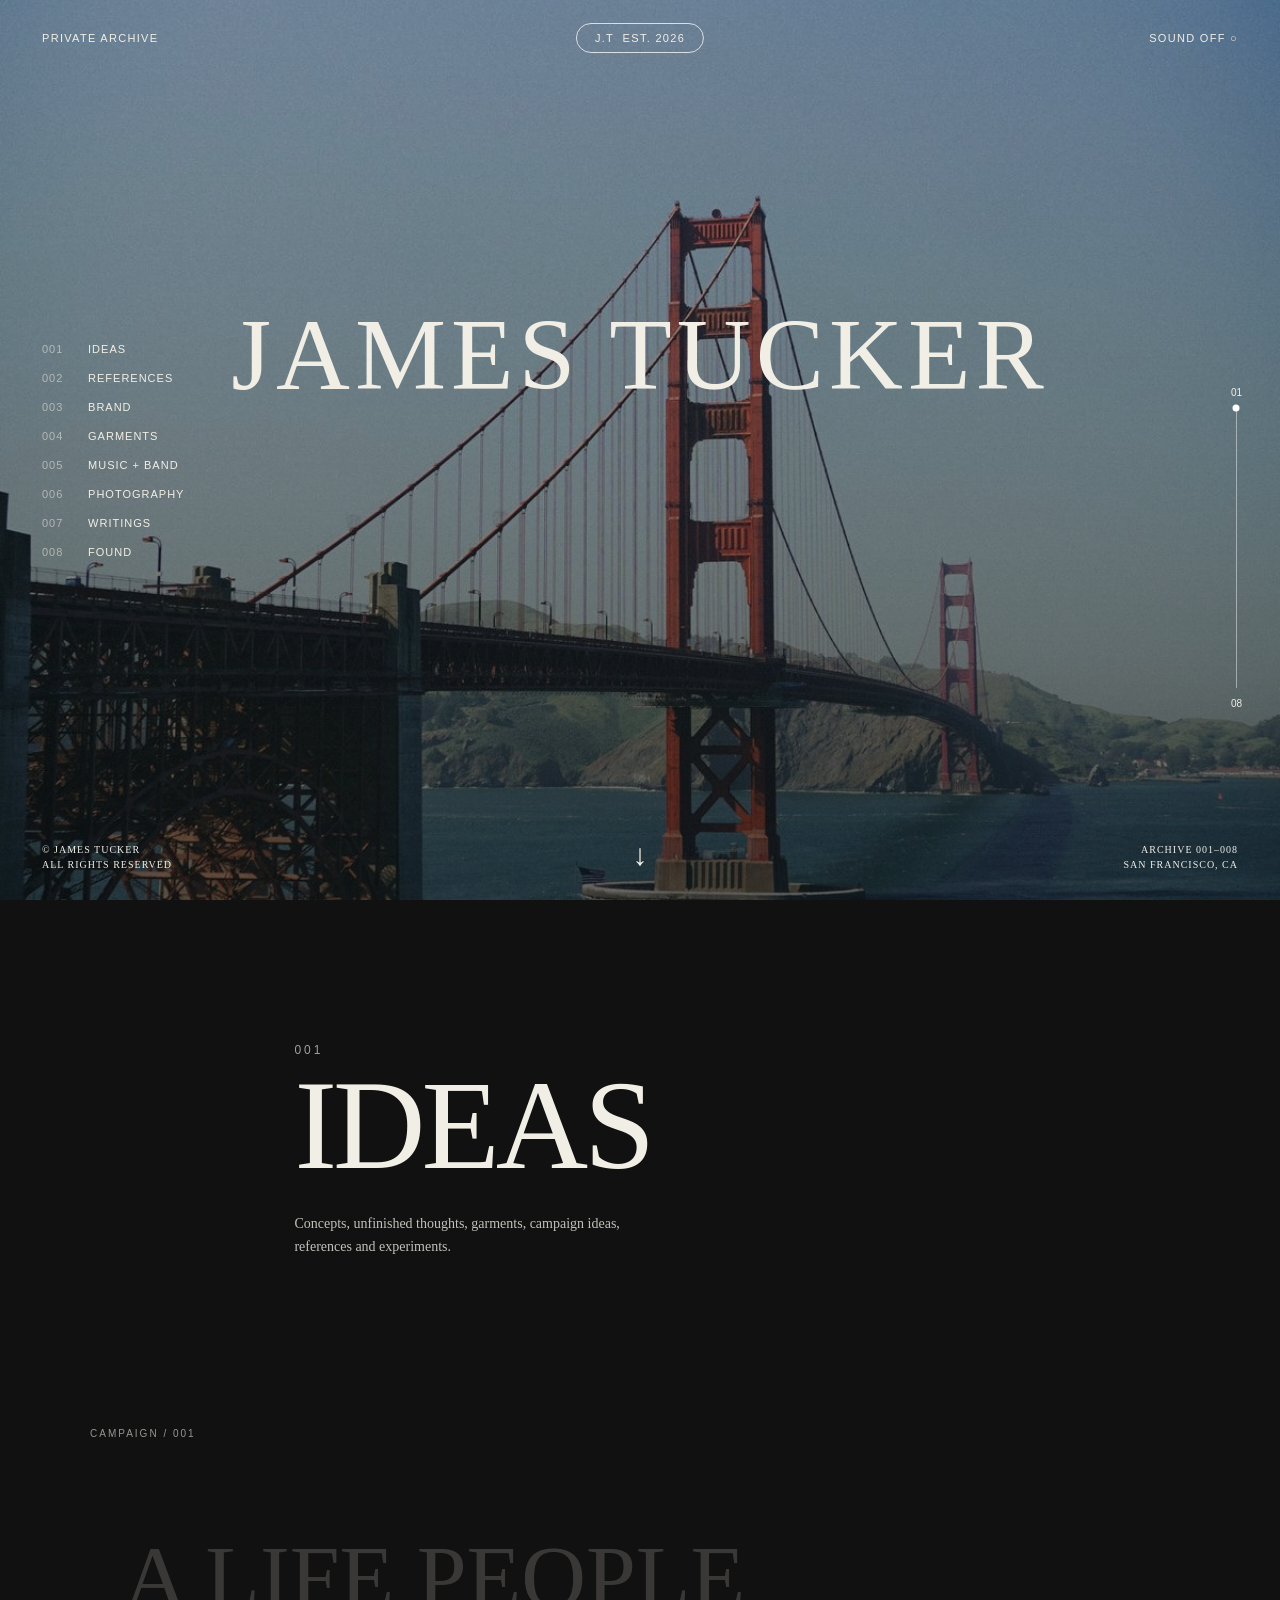
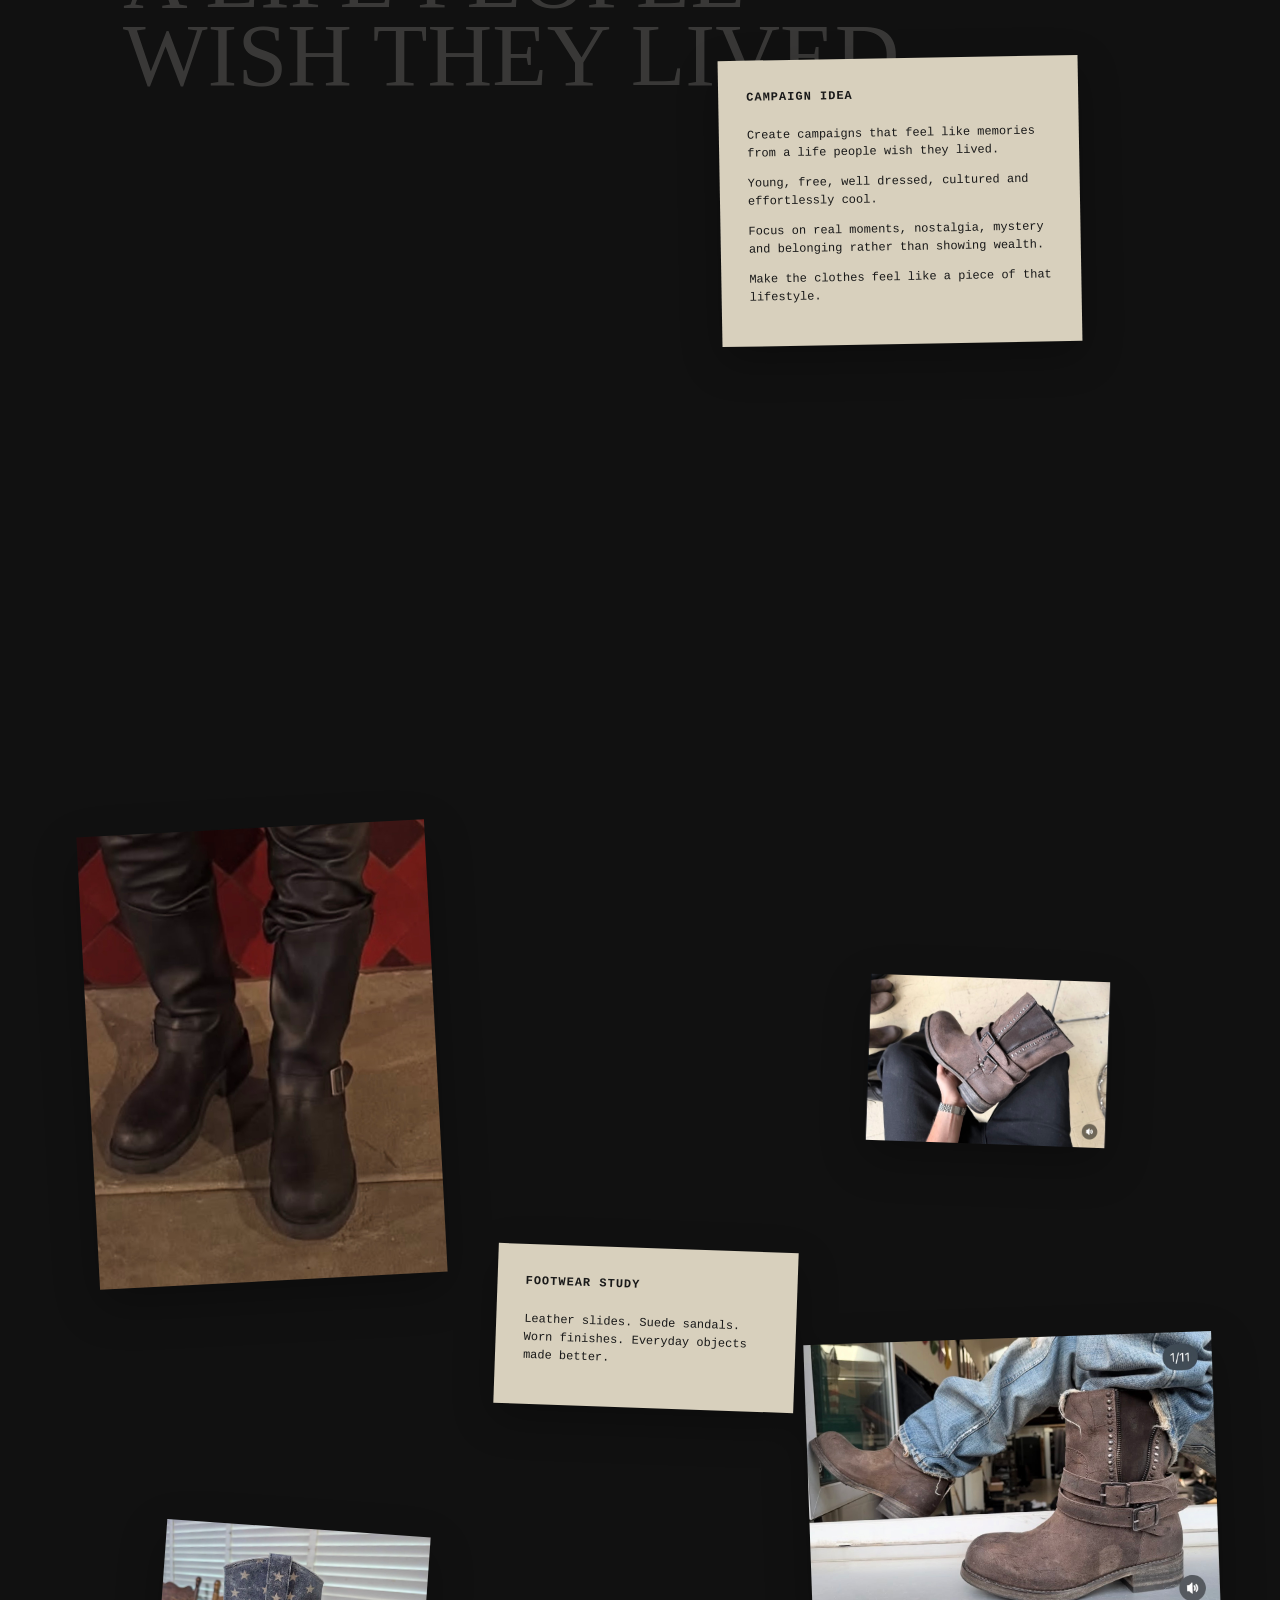
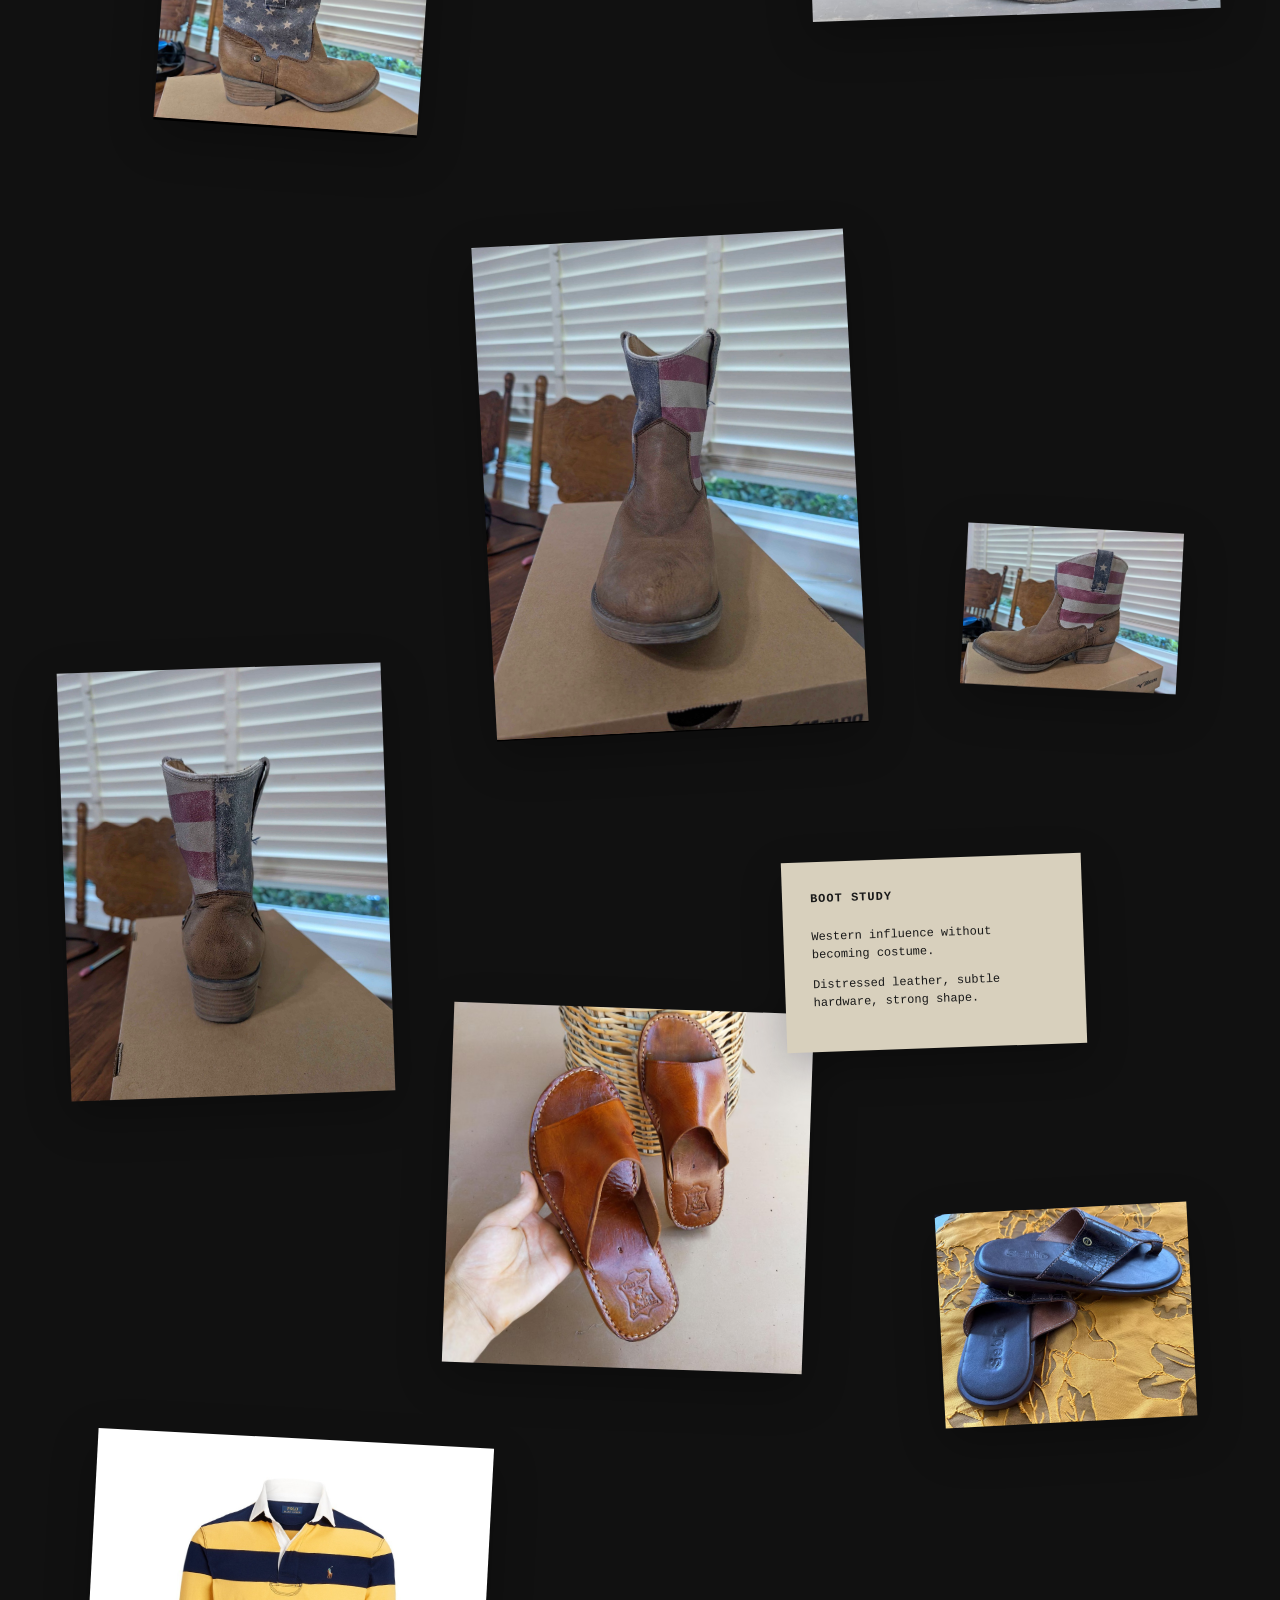
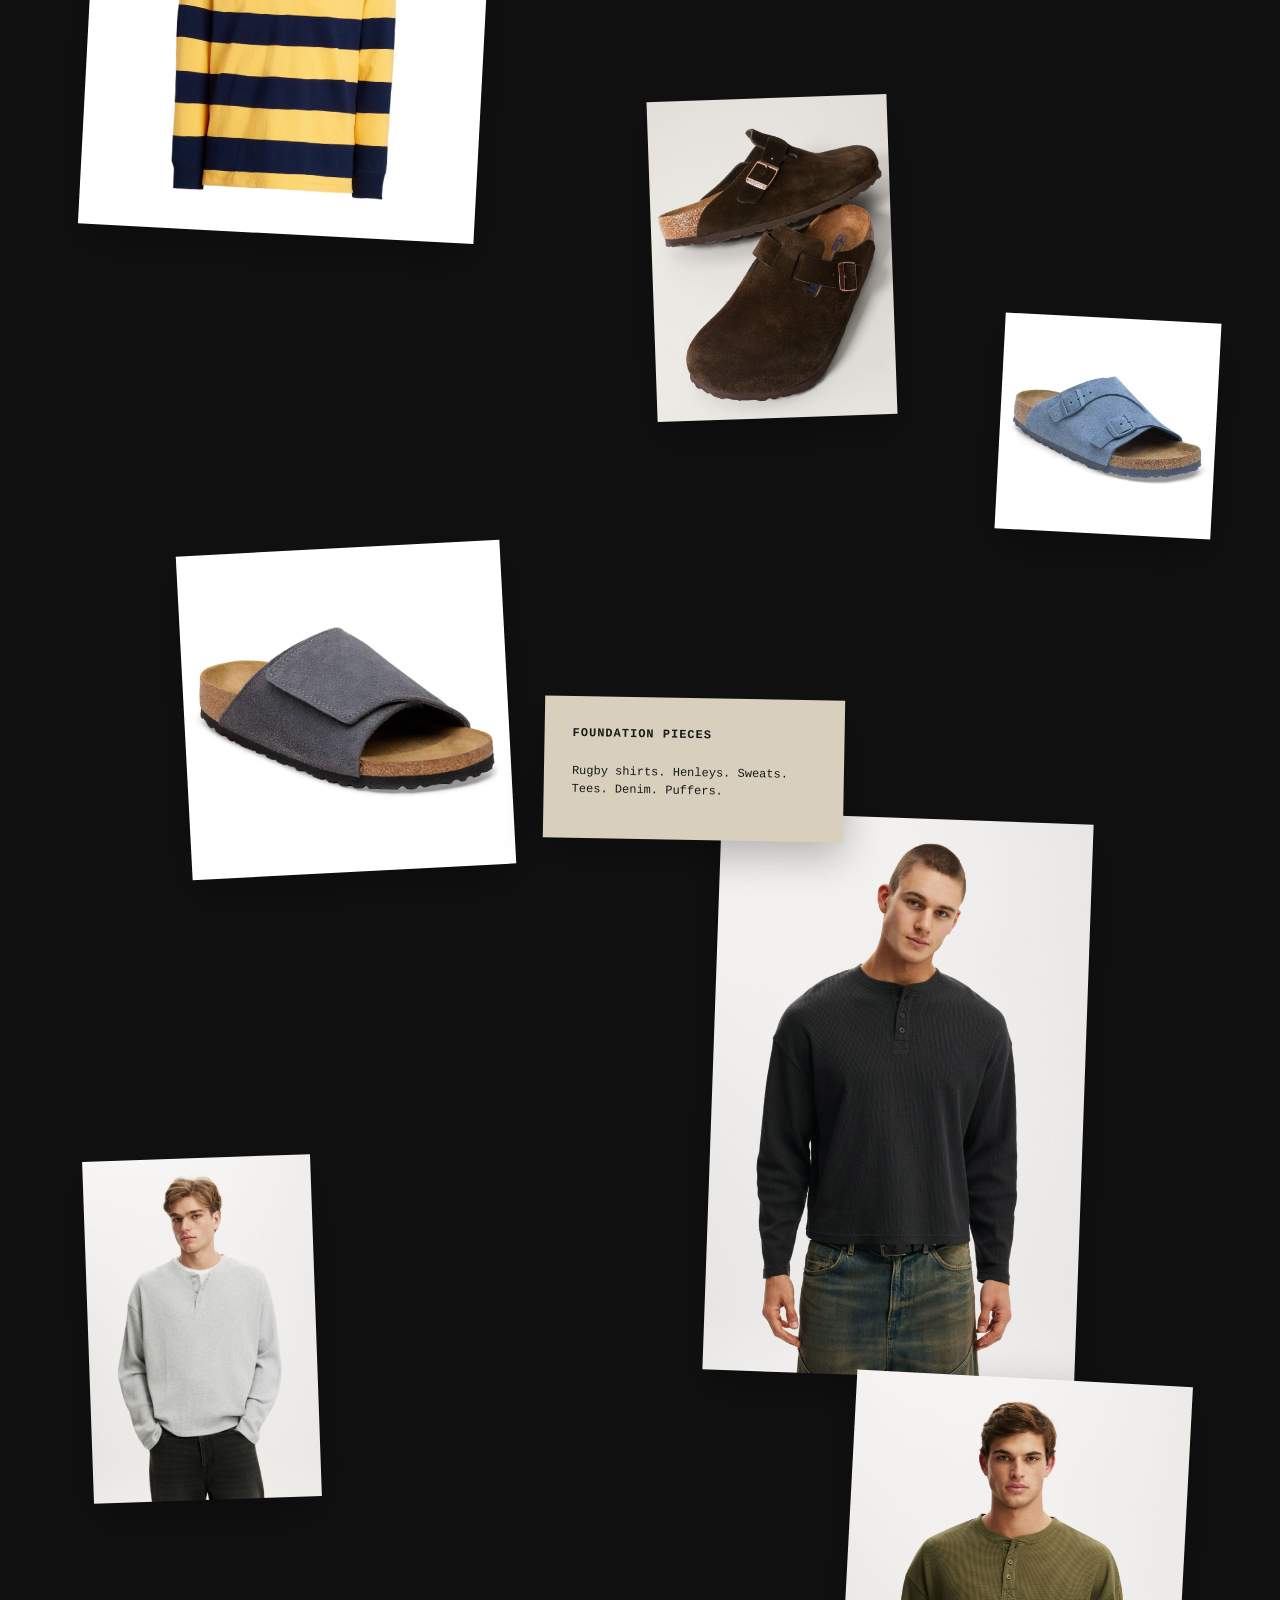
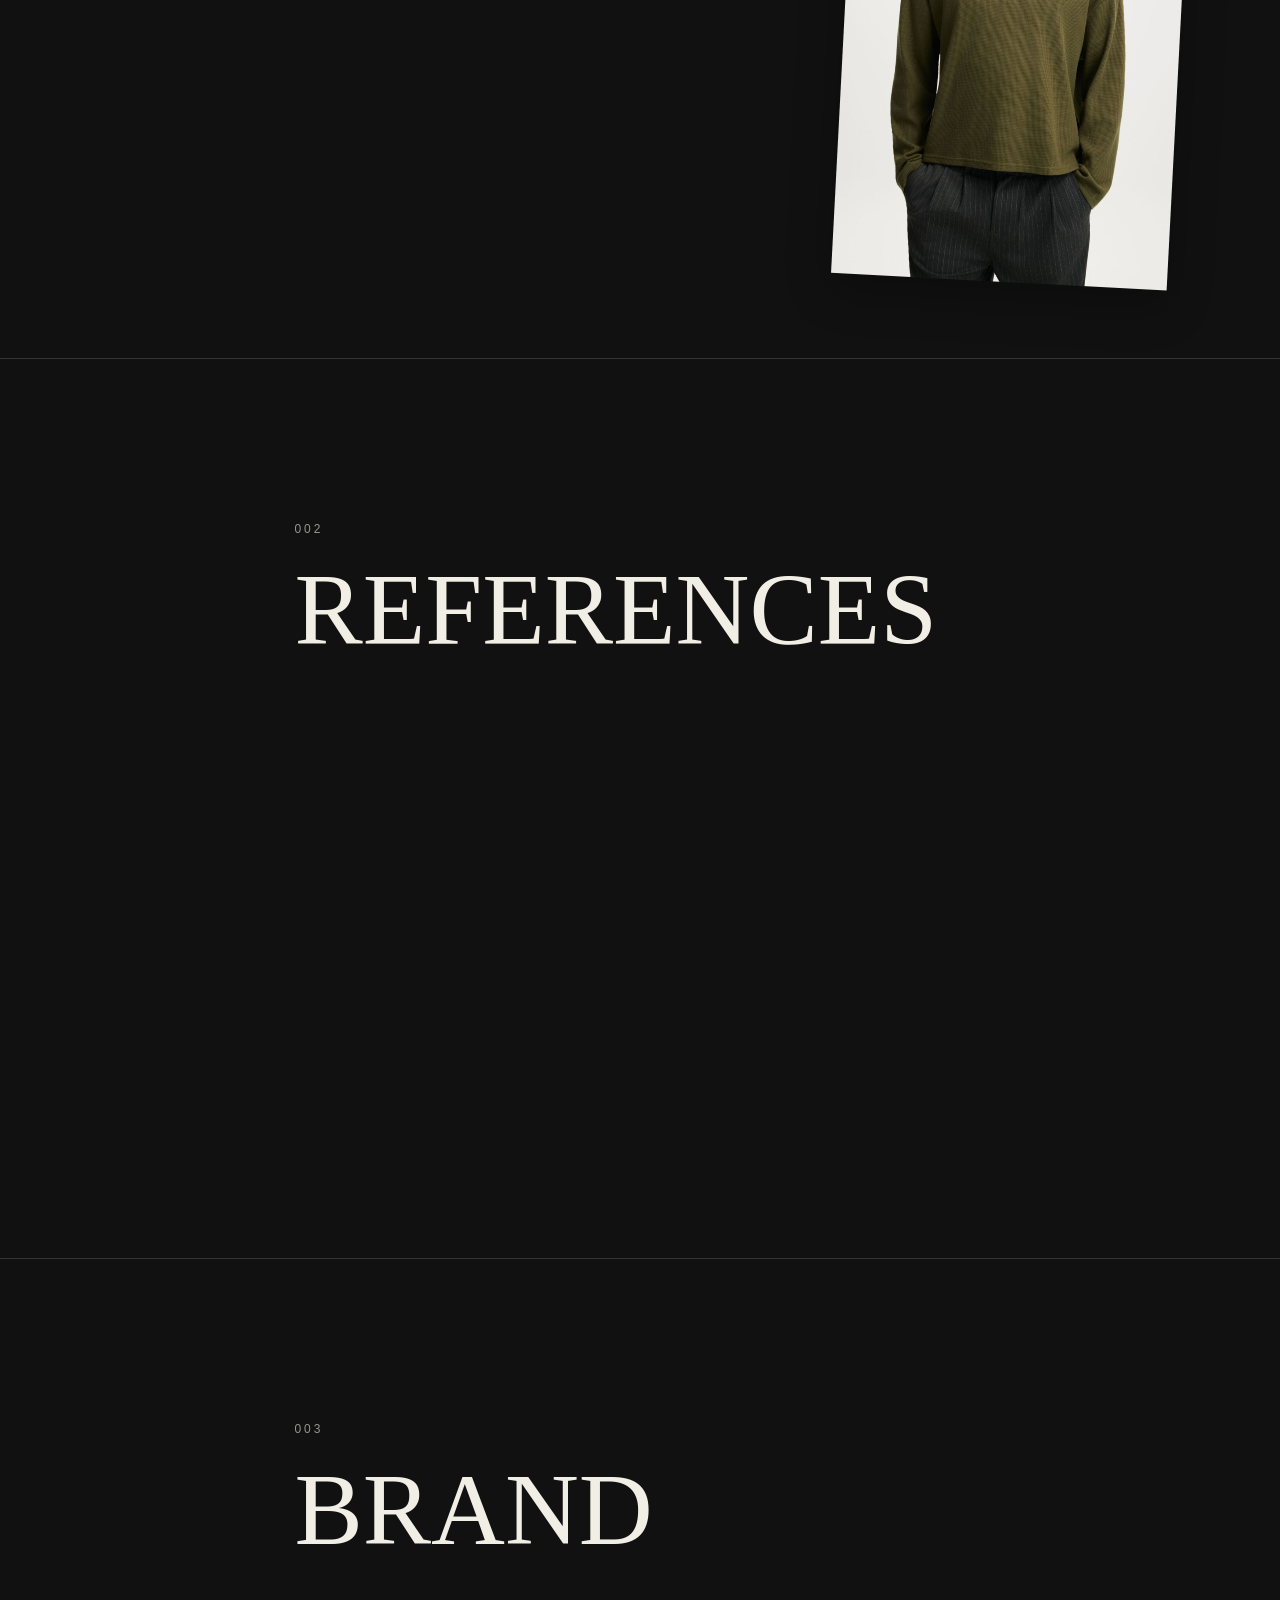
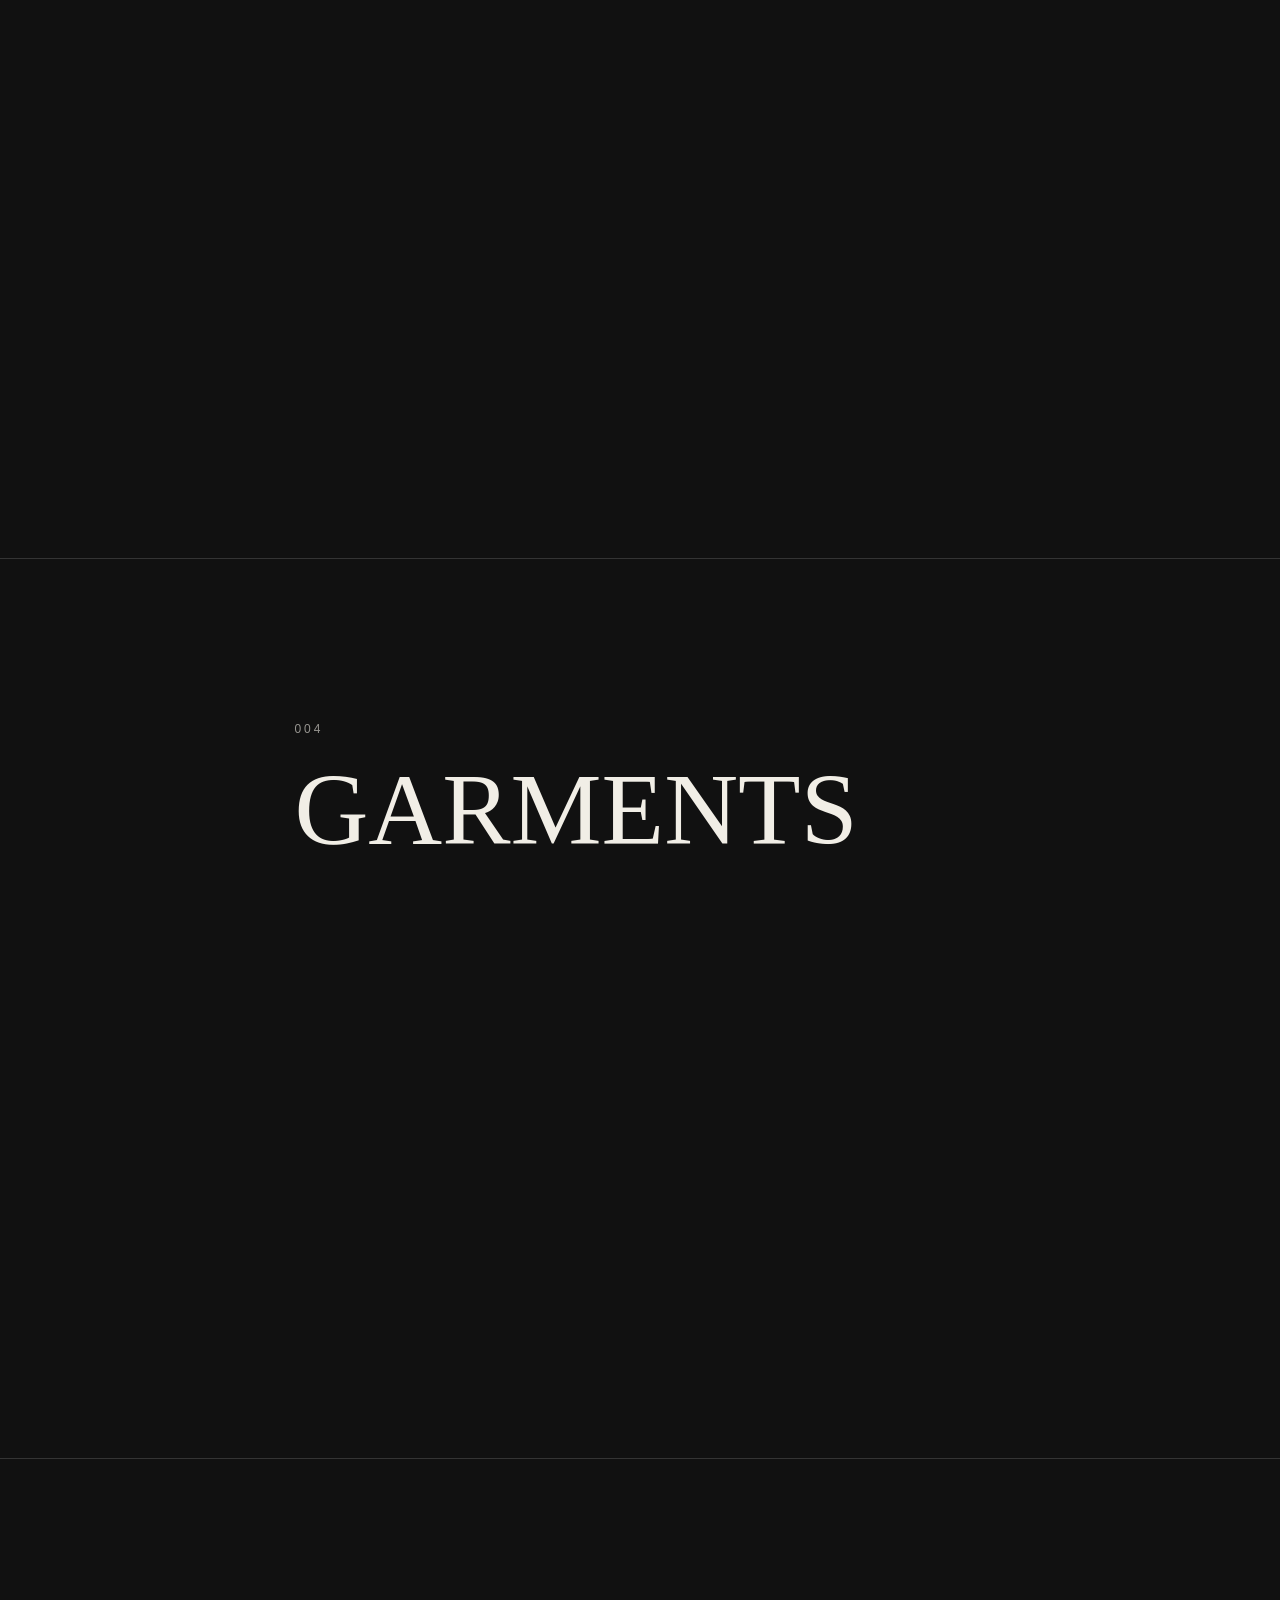
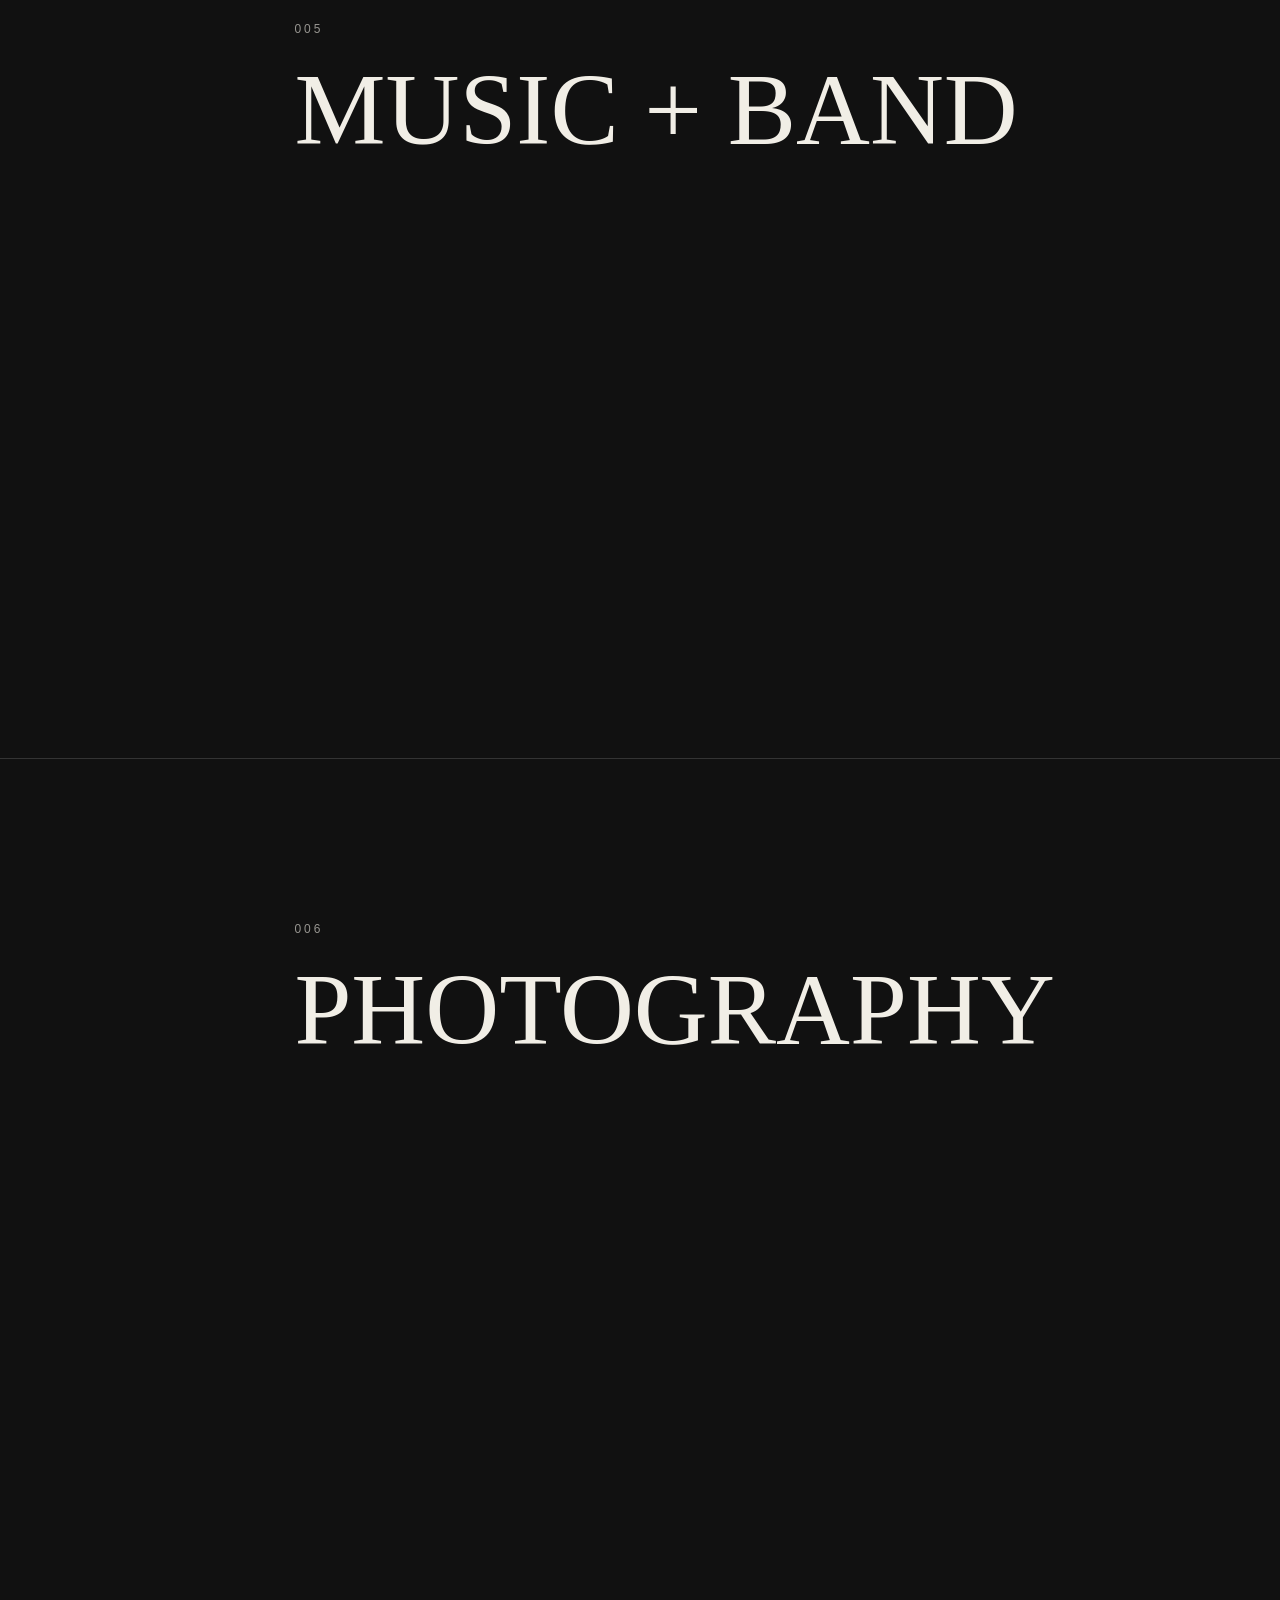
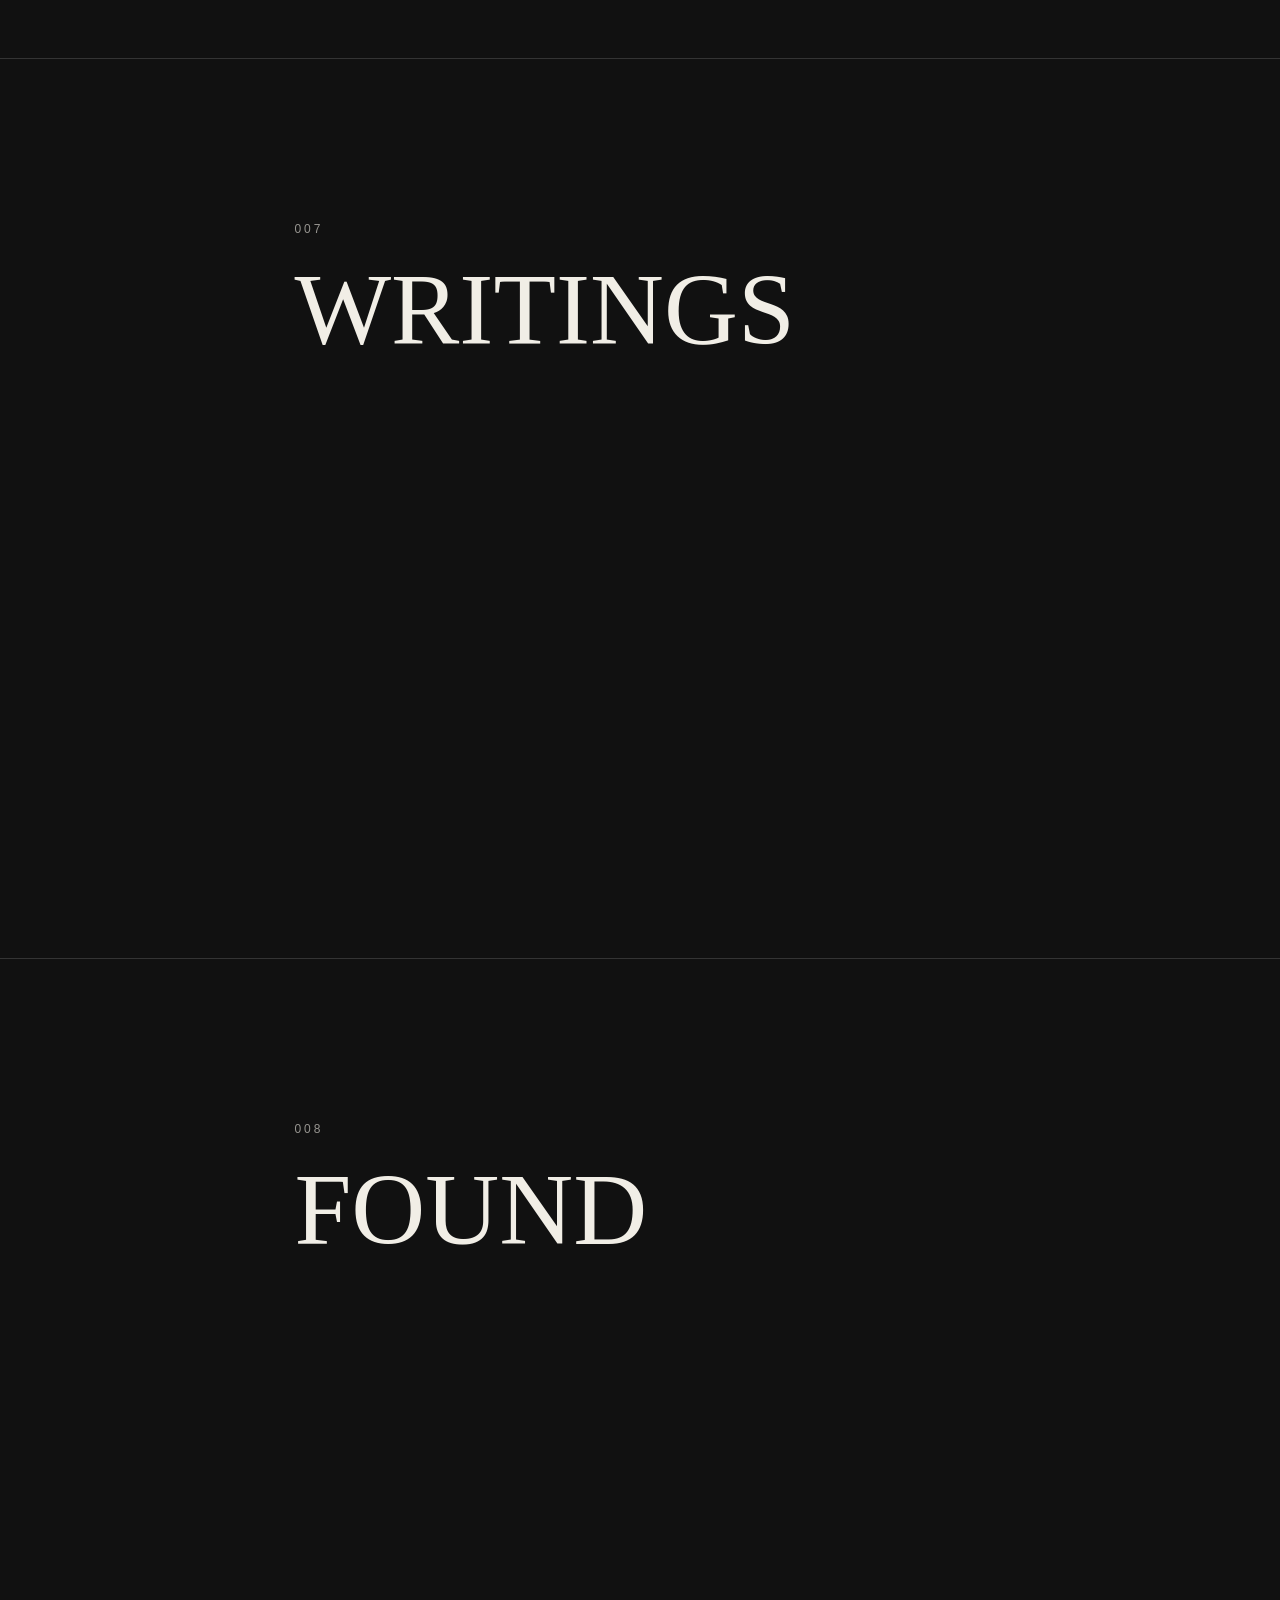
<file: index.html>
<!DOCTYPE html>
<html lang="en">

<head>
    <meta charset="UTF-8">

    <meta
        name="viewport"
        content="width=device-width, initial-scale=1.0"
    >

    <title>Private Archive Est. 2026</title>

    <link rel="stylesheet" href="style.css">
</head>


<body>

    <!-- =========================
         FIXED BACKGROUND
    ========================== -->

    <div class="archive-background"></div>
    <div class="archive-overlay"></div>


    <!-- =========================
         TOP BAR
    ========================== -->

    <header class="top-bar">

        <div class="top-left">
            PRIVATE ARCHIVE
        </div>

        <div class="archive-badge">
            J.T&nbsp;&nbsp;EST. 2026
        </div>

        <button
            id="soundToggle"
            class="sound-toggle"
            type="button"
        >
            SOUND OFF ○
        </button>

    </header>


    <!-- =========================
         SIDE NAVIGATION
    ========================== -->

    <nav class="archive-nav">

        <a href="#ideas">
            <span>001</span>
            IDEAS
        </a>

        <a href="#references">
            <span>002</span>
            REFERENCES
        </a>

        <a href="#brand">
            <span>003</span>
            BRAND
        </a>

        <a href="#garments">
            <span>004</span>
            GARMENTS
        </a>

        <a href="#music">
            <span>005</span>
            MUSIC + BAND
        </a>

        <a href="#photography">
            <span>006</span>
            PHOTOGRAPHY
        </a>

        <a href="#writings">
            <span>007</span>
            WRITINGS
        </a>

        <a href="#found">
            <span>008</span>
            FOUND
        </a>

    </nav>


    <!-- =========================
         RIGHT PROGRESS BAR
    ========================== -->

    <div class="scroll-progress">

        <span>01</span>

        <div class="progress-line">
            <div
                id="progressDot"
                class="progress-dot"
            ></div>
        </div>

        <span>08</span>

    </div>


    <!-- =========================
         HERO
    ========================== -->

    <section class="hero">

        <h1 class="hero-name">
            JAMES TUCKER
        </h1>

        <div class="hero-arrow">
            ↓
        </div>


        <div class="hero-footer hero-footer-left">
            © JAMES TUCKER
            <br>
            ALL RIGHTS RESERVED
        </div>


        <div class="hero-footer hero-footer-right">
            ARCHIVE 001–008
            <br>
            SAN FRANCISCO, CA
        </div>

    </section>


    <!-- =========================
         IDEAS
    ========================== -->

    <section
        id="ideas"
        class="ideas-section"
    >

        <div class="ideas-header">

            <span class="section-number">
                001
            </span>

            <h2>
                IDEAS
            </h2>

            <p>
                Concepts, unfinished thoughts,
                garments, campaign ideas,
                references and experiments.
            </p>

        </div>


        <!-- CAMPAIGN TEXT -->

        <div class="campaign-piece">

            <span class="archive-label">
                CAMPAIGN / 001
            </span>

            <h3>
                A LIFE PEOPLE
                <br>
                WISH THEY LIVED.
            </h3>

            <div class="paper-note campaign-note">

                <strong>
                    CAMPAIGN IDEA
                </strong>

                <p>
                    Create campaigns that feel like
                    memories from a life people wish
                    they lived.
                </p>

                <p>
                    Young, free, well dressed,
                    cultured and effortlessly cool.
                </p>

                <p>
                    Focus on real moments, nostalgia,
                    mystery and belonging rather
                    than showing wealth.
                </p>

                <p>
                    Make the clothes feel like
                    a piece of that lifestyle.
                </p>

            </div>

        </div>


        <!-- RANDOM IMAGE ARCHIVE -->

        <div class="ideas-gallery">

            <img
                src="./images/IMG_3697.jpg"
                class="idea-image image-1"
                alt=""
            >

            <img
                src="./images/IMG_3856.jpg"
                class="idea-image image-2"
                alt=""
            >

            <img
                src="./images/IMG_3857.jpg"
                class="idea-image image-3"
                alt=""
            >

            <img
                src="./images/IMG_3872.jpg"
                class="idea-image image-4"
                alt=""
            >

            <img
                src="./images/IMG_3873.jpg"
                class="idea-image image-5"
                alt=""
            >

            <img
                src="./images/IMG_3874.jpg"
                class="idea-image image-6"
                alt=""
            >

            <img
                src="./images/IMG_3875.jpg"
                class="idea-image image-7"
                alt=""
            >

            <img
                src="./images/IMG_3885.AVIF"
                class="idea-image image-8"
                alt=""
            >

            <img
                src="./images/IMG_3886.AVIF"
                class="idea-image image-9"
                alt=""
            >

            <img
                src="./images/IMG_3887.JPG"
                class="idea-image image-10"
                alt=""
            >

            <img
                src="./images/IMG_3888.JPG"
                class="idea-image image-11"
                alt=""
            >

            <img
                src="./images/IMG_3889.AVIF"
                class="idea-image image-12"
                alt=""
            >

            <img
                src="./images/IMG_3890.AVIF"
                class="idea-image image-13"
                alt=""
            >

            <img
                src="./images/IMG_3891.JPG"
                class="idea-image image-14"
                alt=""
            >

            <img
                src="./images/IMG_3892.JPG"
                class="idea-image image-15"
                alt=""
            >

            <img
                src="./images/IMG_3893.JPG"
                class="idea-image image-16"
                alt=""
            >


            <!-- LITTLE ARCHIVE NOTES -->

            <div class="paper-note note-one">

                <strong>
                    FOOTWEAR STUDY
                </strong>

                <p>
                    Leather slides.
                    Suede sandals.
                    Worn finishes.
                    Everyday objects made better.
                </p>

            </div>


            <div class="paper-note note-two">

                <strong>
                    BOOT STUDY
                </strong>

                <p>
                    Western influence without
                    becoming costume.
                </p>

                <p>
                    Distressed leather,
                    subtle hardware,
                    strong shape.
                </p>

            </div>


            <div class="paper-note note-three">

                <strong>
                    FOUNDATION PIECES
                </strong>

                <p>
                    Rugby shirts.
                    Henleys.
                    Sweats.
                    Tees.
                    Denim.
                    Puffers.
                </p>

            </div>

        </div>

    </section>


    <!-- =========================
         FUTURE SECTIONS
    ========================== -->

    <section
        id="references"
        class="placeholder-section"
    >
        <span>002</span>
        <h2>REFERENCES</h2>
    </section>


    <section
        id="brand"
        class="placeholder-section"
    >
        <span>003</span>
        <h2>BRAND</h2>
    </section>


    <section
        id="garments"
        class="placeholder-section"
    >
        <span>004</span>
        <h2>GARMENTS</h2>
    </section>


    <section
        id="music"
        class="placeholder-section"
    >
        <span>005</span>
        <h2>MUSIC + BAND</h2>
    </section>


    <section
        id="photography"
        class="placeholder-section"
    >
        <span>006</span>
        <h2>PHOTOGRAPHY</h2>
    </section>


    <section
        id="writings"
        class="placeholder-section"
    >
        <span>007</span>
        <h2>WRITINGS</h2>
    </section>


    <section
        id="found"
        class="placeholder-section"
    >
        <span>008</span>
        <h2>FOUND</h2>
    </section>


    <!-- ONLY ONE JAVASCRIPT FILE -->

    <script src="javascript.js"></script>

</body>

</html>
</file>
<file: style.css>
/* =========================
   GLOBAL
========================= */

* {
    box-sizing: border-box;
}

html {
    scroll-behavior: smooth;
}

body {
    margin: 0;

    background: #111;

    color: #f1eee6;

    font-family:
        Arial,
        Helvetica,
        sans-serif;

    overflow-x: hidden;
}


/* =========================
   FIXED SAN FRANCISCO BG
========================= */

.archive-background {
    position: fixed;

    inset: 0;

    background-image:
        url("./images/san-francisco.jpg");

    background-size: cover;

    background-position: center;

    background-repeat: no-repeat;

    z-index: -3;
}


.archive-overlay {
    position: fixed;

    inset: 0;

    background:
        linear-gradient(
            rgba(16, 24, 29, 0.18),
            rgba(8, 12, 14, 0.58)
        );

    z-index: -2;
}


/* =========================
   TOP BAR
========================= */

.top-bar {
    position: fixed;

    top: 0;
    left: 0;

    width: 100%;

    padding:
        32px
        42px;

    display: flex;

    align-items: center;

    justify-content: space-between;

    z-index: 1000;

    font-size: 11px;

    letter-spacing: 1.3px;
}


.archive-badge {
    position: absolute;

    left: 50%;

    transform:
        translateX(-50%);

    border:
        1px solid
        rgba(255, 255, 255, 0.75);

    border-radius: 100px;

    padding:
        8px
        18px;

    white-space: nowrap;
}


.sound-toggle {
    background: transparent;

    border: 0;

    color: #f1eee6;

    font: inherit;

    letter-spacing: inherit;

    cursor: pointer;

    padding: 0;
}


.sound-toggle:hover {
    opacity: 0.6;
}


/* =========================
   LEFT NAV
========================= */

.archive-nav {
    position: fixed;

    top: 50%;

    left: 42px;

    transform:
        translateY(-50%);

    display: flex;

    flex-direction: column;

    gap: 17px;

    z-index: 500;
}


.archive-nav a {
    color: #f1eee6;

    text-decoration: none;

    font-size: 11px;

    letter-spacing: 1px;

    transition:
        transform 0.2s ease,
        opacity 0.2s ease;
}


.archive-nav a span {
    display: inline-block;

    width: 42px;

    opacity: 0.55;
}


.archive-nav a:hover {
    transform:
        translateX(7px);

    opacity: 0.65;
}


/* =========================
   RIGHT PROGRESS
========================= */

.scroll-progress {
    position: fixed;

    top: 43%;

    right: 38px;

    z-index: 500;

    display: flex;

    flex-direction: column;

    align-items: center;

    gap: 10px;

    font-size: 10px;
}


.progress-line {
    position: relative;

    width: 1px;

    height: 280px;

    background:
        rgba(255, 255, 255, 0.45);
}


.progress-dot {
    position: absolute;

    left: 50%;

    top: 0;

    width: 7px;

    height: 7px;

    background: #fff;

    border-radius: 50%;

    transform:
        translate(-50%, -50%);
}


/* =========================
   HERO
========================= */

.hero {
    position: relative;

    min-height: 100vh;
}


.hero-name {
    position: absolute;

    top: 34%;

    left: 50%;

    transform:
        translateX(-50%);

    margin: 0;

    width:
        calc(100% - 240px);

    text-align: center;

    font-family:
        Georgia,
        "Times New Roman",
        serif;

    font-weight: 400;

    font-size:
        clamp(
            58px,
            8vw,
            118px
        );

    letter-spacing: 5px;

    line-height: 0.95;
}


.hero-arrow {
    position: absolute;

    bottom: 28px;

    left: 50%;

    transform:
        translateX(-50%);

    font-size: 30px;
}


.hero-footer {
    position: absolute;

    bottom: 28px;

    font-family:
        Georgia,
        "Times New Roman",
        serif;

    font-size: 10px;

    line-height: 1.5;

    letter-spacing: 1px;
}


.hero-footer-left {
    left: 42px;
}


.hero-footer-right {
    right: 42px;

    text-align: right;
}


/* =========================
   IDEAS HEADER
========================= */

.ideas-section {
    position: relative;

    padding-top: 140px;
}


.ideas-header {
    width: min(
        650px,
        70vw
    );

    margin-left: 23vw;

    margin-bottom: 170px;
}


.section-number {
    font-size: 12px;

    letter-spacing: 3px;

    opacity: 0.65;
}


.ideas-header h2 {
    margin:
        10px
        0
        0;

    font-family:
        Georgia,
        "Times New Roman",
        serif;

    font-size:
        clamp(
            75px,
            10vw,
            150px
        );

    font-weight: 400;

    letter-spacing: -4px;

    line-height: 0.9;
}


.ideas-header p {
    width: 360px;

    max-width: 100%;

    margin-top: 30px;

    font-family:
        Georgia,
        "Times New Roman",
        serif;

    font-size: 14px;

    line-height: 1.6;

    opacity: 0.8;
}


/* =========================
   CAMPAIGN
========================= */

.campaign-piece {
    position: relative;

    width:
        min(
            1100px,
            88vw
        );

    height: 750px;

    margin:
        0
        auto
        180px;
}


.archive-label {
    position: absolute;

    left: 0;

    top: 0;

    font-size: 10px;

    letter-spacing: 2px;

    opacity: 0.6;
}


.campaign-piece h3 {
    position: absolute;

    top: 110px;

    left: 3%;

    margin: 0;

    font-family:
        Georgia,
        "Times New Roman",
        serif;

    font-size:
        clamp(
            52px,
            7vw,
            105px
        );

    font-weight: 400;

    line-height: 0.87;

    opacity: 0.18;
}


/* =========================
   NOTES
========================= */

.paper-note {
    position: absolute;

    width: 300px;

    padding: 28px;

    background: #d8d0bd;

    color: #191919;

    font-family:
        "Courier New",
        Courier,
        monospace;

    font-size: 12px;

    line-height: 1.5;

    box-shadow:
        0
        14px
        40px
        rgba(0, 0, 0, 0.28);
}


.paper-note strong {
    display: block;

    margin-bottom: 20px;

    letter-spacing: 1px;
}


.campaign-note {
    top: 230px;

    right: 10%;

    width: 360px;

    transform:
        rotate(-1deg);
}


/* =========================
   IDEAS IMAGE ARCHIVE
========================= */

.ideas-gallery {
    position: relative;

    width:
        min(
            1200px,
            94vw
        );

    min-height: 4400px;

    margin: 0 auto;

    padding-bottom: 200px;
}


.idea-image {
    position: absolute;

    object-fit: cover;

    display: block;

    box-shadow:
        0
        16px
        45px
        rgba(0, 0, 0, 0.28);

    transition:
        transform 0.3s ease;
}


.idea-image:hover {
    z-index: 50;

    transform:
        scale(1.035)
        rotate(0deg) !important;
}


/* IMAGE POSITIONS */

.image-1 {
    width: 29%;

    top: 70px;

    left: 4%;

    transform:
        rotate(-3deg);
}


.image-2 {
    width: 20%;

    top: 220px;

    right: 11%;

    transform:
        rotate(2deg);
}


.image-3 {
    width: 34%;

    top: 580px;

    right: 2%;

    transform:
        rotate(-2deg);
}


.image-4 {
    width: 22%;

    top: 770px;

    left: 10%;

    transform:
        rotate(4deg);
}


.image-5 {
    width: 31%;

    top: 1080px;

    left: 37%;

    transform:
        rotate(-3deg);
}


.image-6 {
    width: 18%;

    top: 1370px;

    right: 5%;

    transform:
        rotate(3deg);
}


.image-7 {
    width: 27%;

    top: 1510px;

    left: 2%;

    transform:
        rotate(-2deg);
}


.image-8 {
    width: 30%;

    top: 1850px;

    left: 34%;

    transform:
        rotate(2deg);
}


.image-9 {
    width: 21%;

    top: 2050px;

    right: 4%;

    transform:
        rotate(-3deg);
}


.image-10 {
    width: 33%;

    top: 2280px;

    left: 4%;

    transform:
        rotate(3deg);
}


.image-11 {
    width: 20%;

    top: 2540px;

    left: 51%;

    transform:
        rotate(-2deg);
}


.image-12 {
    width: 18%;

    top: 2760px;

    right: 2%;

    transform:
        rotate(3deg);
}


.image-13 {
    width: 27%;

    top: 2990px;

    left: 12%;

    transform:
        rotate(-3deg);
}


.image-14 {
    width: 31%;

    top: 3260px;

    right: 13%;

    transform:
        rotate(2deg);
}


.image-15 {
    width: 19%;

    top: 3600px;

    left: 4%;

    transform:
        rotate(-2deg);
}


.image-16 {
    width: 28%;

    top: 3820px;

    right: 5%;

    transform:
        rotate(3deg);
}


/* NOTES INSIDE COLLAGE */

.note-one {
    top: 490px;

    left: 38%;

    transform:
        rotate(2deg);
}


.note-two {
    top: 1700px;

    right: 13%;

    transform:
        rotate(-2deg);
}


.note-three {
    top: 3140px;

    left: 42%;

    transform:
        rotate(1deg);
}


/* =========================
   FUTURE SECTIONS
========================= */

.placeholder-section {
    min-height: 100vh;

    padding:
        160px
        10vw
        100px
        23vw;

    border-top:
        1px solid
        rgba(255, 255, 255, 0.15);
}


.placeholder-section span {
    font-size: 12px;

    letter-spacing: 3px;

    opacity: 0.6;
}


.placeholder-section h2 {
    margin-top: 14px;

    font-family:
        Georgia,
        "Times New Roman",
        serif;

    font-size:
        clamp(
            55px,
            8vw,
            120px
        );

    font-weight: 400;
}


/* =========================
   MOBILE
========================= */

@media (max-width: 800px) {

    .top-bar {
        padding: 20px;
    }

    .top-left {
        display: none;
    }

    .archive-badge {
        left: 20px;

        transform: none;
    }

    .archive-nav,
    .scroll-progress {
        display: none;
    }

    .hero-name {
        width:
            calc(100% - 30px);

        font-size: 15vw;

        letter-spacing: 2px;
    }

    .hero-footer-left {
        left: 20px;
    }

    .hero-footer-right {
        right: 20px;
    }

    .ideas-header {
        width: auto;

        margin-left: 20px;

        margin-right: 20px;
    }

    .campaign-piece {
        height: auto;

        min-height: 700px;

        width:
            calc(
                100% - 40px
            );
    }

    .campaign-piece h3 {
        position: relative;

        top: auto;

        left: auto;

        padding-top: 100px;
    }

    .campaign-note {
        position: relative;

        top: auto;

        right: auto;

        width: 100%;

        margin-top: 70px;
    }

    .ideas-gallery {
        min-height: auto;

        width:
            calc(
                100% - 40px
            );

        display: flex;

        flex-direction: column;

        gap: 35px;
    }

    .idea-image,
    .paper-note {
        position: relative;

        top: auto !important;

        left: auto !important;

        right: auto !important;

        width: 100% !important;

        transform:
            none !important;
    }

    .placeholder-section {
        padding:
            120px
            20px;
    }
}
</file>
